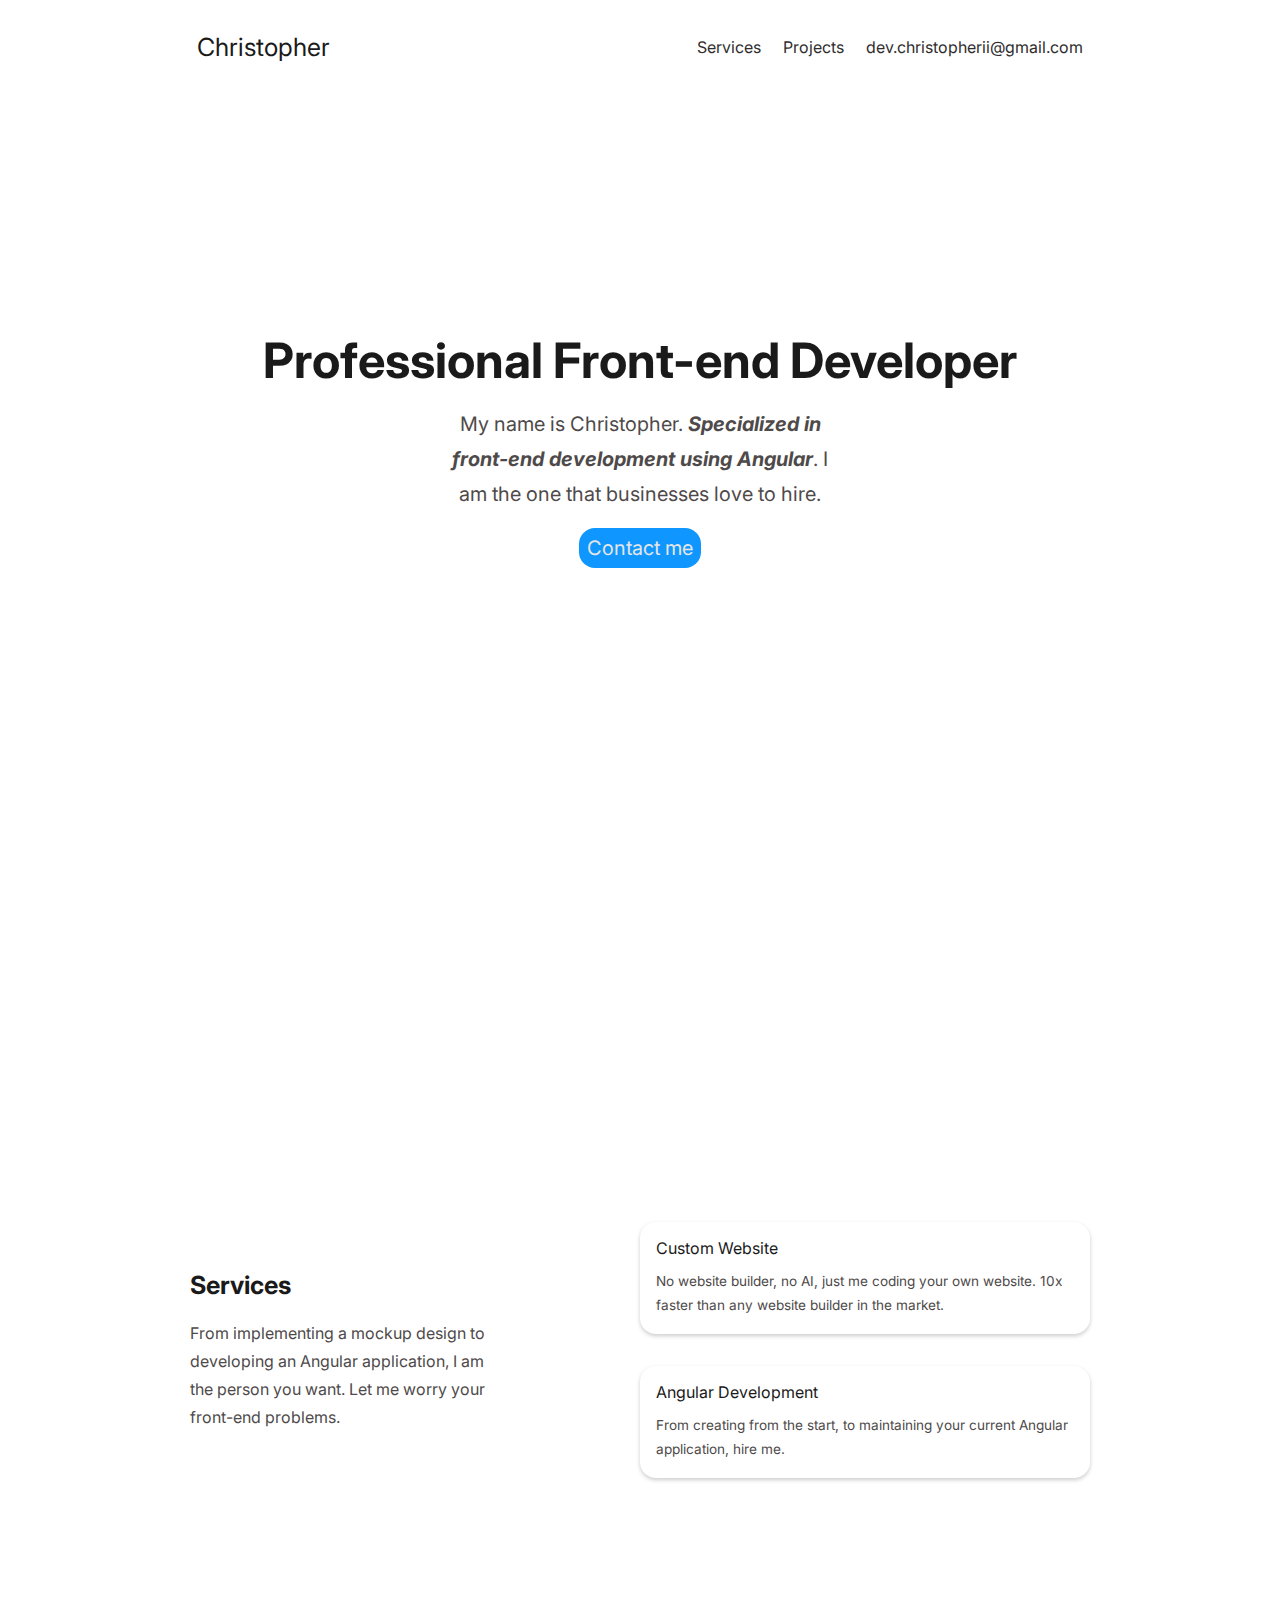
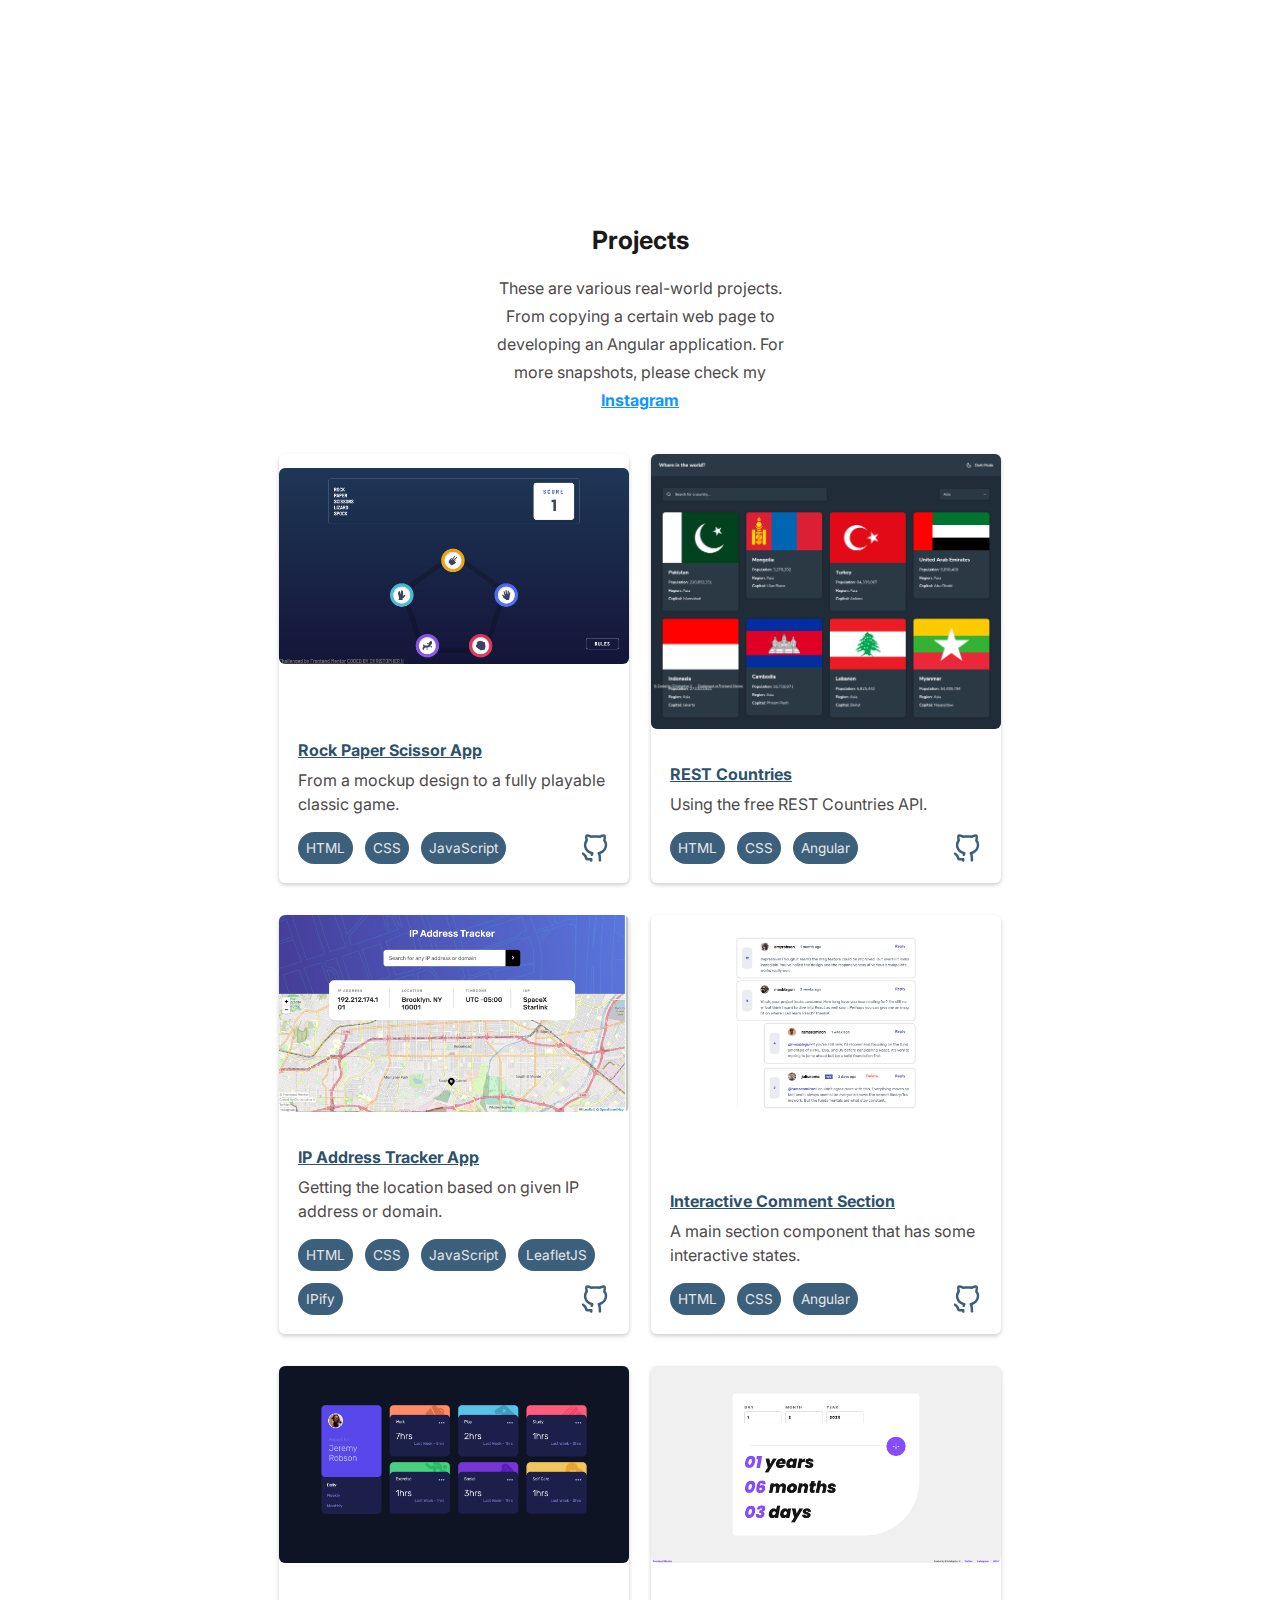
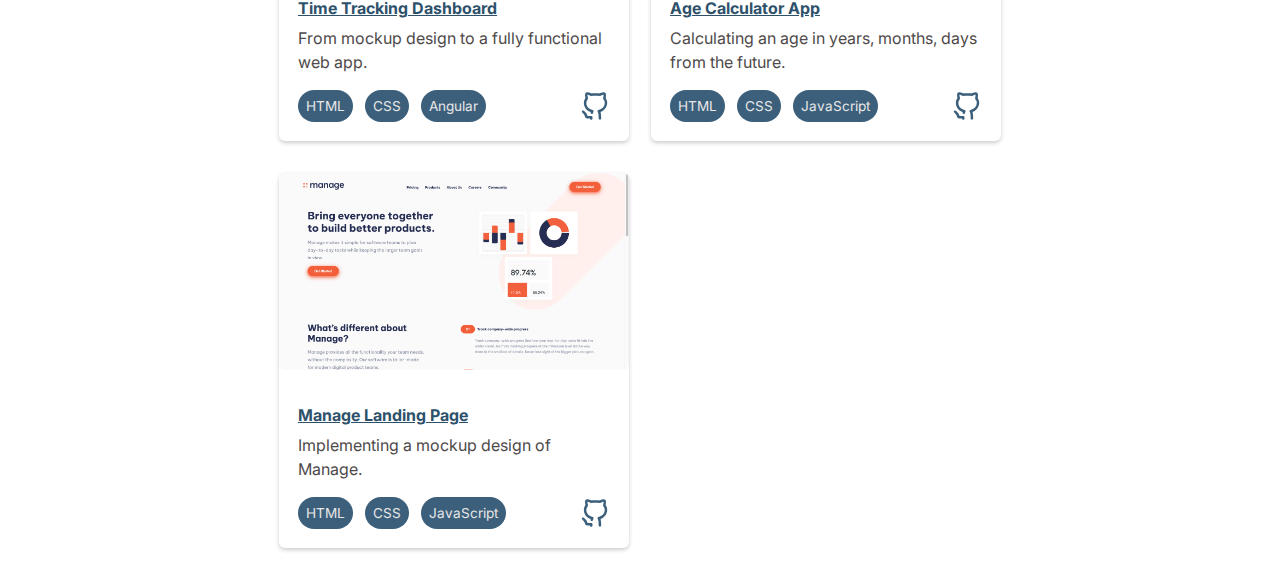
<file: index.html>
<!DOCTYPE html>
<html lang="en">
<head>
    <meta charset="UTF-8">
    <meta name="viewport" content="width=device-width, initial-scale=1.0">
    <title>Christopher II</title>
    <link rel="stylesheet" href="./styles.css">
    <link rel="preconnect" href="https://fonts.googleapis.com">
    <link rel="preconnect" href="https://fonts.gstatic.com" crossorigin>
    <link href="https://fonts.googleapis.com/css2?family=Inter:wght@400;700&display=swap" rel="stylesheet">
    <script src="./script.js" defer></script>
</head>
<body>
    <header id="home">
       <div class="header-wrapper">
            <nav class="nav">
                <a href="#home" class="brand fs-600 color-neutral-100">Christopher</a>
                <a href="#" class="nav-menu" aria-label="Menu button" id="nav-button">
                    <span class="icon-container">
                        <svg class="icon">
                            <use id="nav-menu-icon" xlink:href="./assets/icon-utility.svg#icon-burger"></use>
                        </svg>
                    </span>
                </a>
                
                <ul class="nav-list">
                    <li><a href="#services" class="nav-link">Services</a></li>
                    <li><a href="#projects" class="nav-link">Projects</a></li>
                    <li><a href="mailto:dev.christopherii@gmail.com" class="nav-link">dev.christopherii@gmail.com</a></li>
                </ul>
            </nav>

            <div class="hero">
                <h1 class="hero-title">Professional Front-end Developer</h1>
                <p class="hero-description">My name is Christopher. <em class="fw-900">Specialized in front-end development using Angular</em>. I am the one that businesses love to hire.</p>
                <p class="hero-magnet">
                    <a href="mailto:dev.christopherii@gmail.com" class="pill pill__primary">Contact me</a>
                </p>
            </div>
       </div>
    </header>

    <main>
        <section class="section services" id="services">
            <div class="section-wrapper">
                <div class="section-header">
                    <h2 class="section-title">Services</h2>
                    <p class="section-subtitle">
                        From implementing a mockup design to developing an Angular application, I am the person you want. Let me worry your front-end problems.
                    </p>
                </div>
    
                <div class="section-content">
                    <div class="service-card">
                        <div class="service-card__logo">

                        </div>
                        <div class="service-card__header">
                            <h3 class="service-card__title fw-400">Custom Website</h3>
                            <p class="service-card__subtitle">No website builder, no AI, just me coding your own website. 10x faster than any website builder in the market.</p>
                        </div>
                    </div>
                    <div class="service-card">
                        <div class="service-card__logo">
                            
                        </div>
                        <div class="service-card__header">
                            <h3 class="service-card__title fw-400">Angular Development</h3>
                            <p class="service-card__subtitle">From creating from the start, to maintaining your current Angular application, hire me.</p>
                        </div>
                    </div>
                </div>
            </div>
        </section>

        <section class="section projects" id="projects">
            <div class="section-wrapper">
                <div class="section-header">
                    <h2 class="section-title">Projects</h2>
                    <p class="section-subtitle">These are various real-world projects. From copying a certain web page to developing an Angular application. For more snapshots, please check my <a class="ig-magnet" href="https://www.instagram.com/devchristopherii" target="_blank">Instagram</a></p>
                </div>
    
                <div class="section-content">
                    <div class="project-card">
                        <div class="project-card__header">
                            <img src="./assets/project-images/rock-paper-scissor.png" alt="Rock Paper Scissor Project screenshot">
                        </div>
                        <div class="project-card__content">
                            <a href="https://rock-paper-scissor-by-christopherii.netlify.app/" target="_blank" class="project-card__title">Rock Paper Scissor App</a>
                            <p class="project-card__subtitle">From a mockup design to a fully playable classic game.</p>
                            <div class="project-card__tools">
                                <span class="pill">HTML</span>
                                <span class="pill">CSS</span>
                                <span class="pill">JavaScript</span>
                                <a href="https://github.com/donchriscorleone/rock-paper-scissors-solution" target="_blank" class="project-card__repo">
                                    <span class="icon-container">
                                        <svg class="icon">
                                            <use xlink:href="./assets/icon-social.svg#icon-github"></use>
                                        </svg>
                                    </span>
                                </a>
                            </div>
                        </div>
                    </div>

                    <div class="project-card">
                        <div class="project-card__header">
                            <img src="./assets/project-images/rest-countries.png" alt="REST Countries Project screenshot">
                        </div>
                        <div class="project-card__content">
                            <a href="https://rest-api-countries-christopherii.netlify.app/" target="_blank" class="project-card__title">REST Countries</a>
                            <p class="project-card__subtitle">Using the free REST Countries API.</p>
                            <div class="project-card__tools">
                                <span class="pill">HTML</span>
                                <span class="pill">CSS</span>
                                <span class="pill">Angular</span>
                                <a href="https://github.com/donchriscorleone/ang-rest-countries-api" target="_blank" class="project-card__repo">
                                    <span class="icon-container">
                                        <svg class="icon">
                                            <use xlink:href="./assets/icon-social.svg#icon-github"></use>
                                        </svg>
                                    </span>
                                </a>
                            </div>
                        </div>
                    </div>

                    <div class="project-card">
                        <div class="project-card__header">
                            <img src="./assets/project-images/ip-address-tracker.png" alt="IP Address Tracker Project screenshot">
                        </div>
                        <div class="project-card__content">
                            <a href="https://ip-address-tracker-devchristopherii.netlify.app/" target="_blank" class="project-card__title">IP Address Tracker App</a>
                            <p class="project-card__subtitle">Getting the location based on given IP address or domain.</p>
                            <div class="project-card__tools">
                                <span class="pill">HTML</span>
                                <span class="pill">CSS</span>
                                <span class="pill">JavaScript</span>
                                <span class="pill">LeafletJS</span>
                                <span class="pill">IPify</span>
                                <a href="https://github.com/donchriscorleone/ip-address-tracker-master" target="_blank" class="project-card__repo">
                                    <span class="icon-container">
                                        <svg class="icon">
                                            <use xlink:href="./assets/icon-social.svg#icon-github"></use>
                                        </svg>
                                    </span>
                                </a>
                            </div>
                        </div>
                    </div>

                    <div class="project-card">
                        <div class="project-card__header">
                            <img src="./assets/project-images/interactive-comment.png" alt="Interactive Comment Project screenshot">
                        </div>
                        <div class="project-card__content">
                            <a href="https://donchriscorleone.github.io/interactive-comments-main-section/" target="_blank" class="project-card__title">Interactive Comment Section</a>
                            <p class="project-card__subtitle">A main section component that has some interactive states.</p>
                            <div class="project-card__tools">
                                <span class="pill">HTML</span>
                                <span class="pill">CSS</span>
                                <span class="pill">Angular</span>
                                <a href="https://github.com/donchriscorleone/interactive-comments-main-section/tree/main" target="_blank" class="project-card__repo">
                                    <span class="icon-container">
                                        <svg class="icon">
                                            <use xlink:href="./assets/icon-social.svg#icon-github"></use>
                                        </svg>
                                    </span>
                                </a>
                            </div>
                        </div>
                    </div>

                    <div class="project-card">
                        <div class="project-card__header">
                            <img src="./assets/project-images/time-tracking-dashboard.png" alt="Time Tracking Dashboard Project screenshot">
                        </div>
                        <div class="project-card__content">
                            <a href="https://donchriscorleone.github.io/time-tracking-dashboard/?timeframe=daily" target="_blank" class="project-card__title">Time Tracking Dashboard</a>
                            <p class="project-card__subtitle">From mockup design to a fully functional web app.</p>
                            <div class="project-card__tools">
                                <span class="pill">HTML</span>
                                <span class="pill">CSS</span>
                                <span class="pill">Angular</span>
                                <a href="https://github.com/donchriscorleone/age-calculator-app-main" target="_blank" class="project-card__repo">
                                    <span class="icon-container">
                                        <svg class="icon">
                                            <use xlink:href="./assets/icon-social.svg#icon-github"></use>
                                        </svg>
                                    </span>
                                </a>
                            </div>
                        </div>
                    </div>

                    <div class="project-card">
                        <div class="project-card__header">
                            <img src="./assets/project-images/age-calculator-app.png" alt="Age Calculator Project screenshot">
                        </div>
                        <div class="project-card__content">
                            <a href="https://github.com/donchriscorleone/age-calculator-app-main" target="_blank" class="project-card__title">Age Calculator App</a>
                            <p class="project-card__subtitle">Calculating an age in years, months, days from the future.</p>
                            <div class="project-card__tools">
                                <span class="pill">HTML</span>
                                <span class="pill">CSS</span>
                                <span class="pill">JavaScript</span>
                                <a href="#" target="_blank" class="project-card__repo">
                                    <span class="icon-container">
                                        <svg class="icon">
                                            <use xlink:href="./assets/icon-social.svg#icon-github"></use>
                                        </svg>
                                    </span>
                                </a>
                            </div>
                        </div>
                    </div>

                    <div class="project-card">
                        <div class="project-card__header">
                            <img src="./assets/project-images/manage-landing-page.png" alt="Rock Paper Scissor Project screenshot">
                        </div>
                        <div class="project-card__content">
                            <a href="https://donchriscorleone.github.io/manage-landing-page-solution/index.html/" target="_blank" class="project-card__title">Manage Landing Page</a>
                            <p class="project-card__subtitle">Implementing a mockup design of Manage.</p>
                            <div class="project-card__tools">
                                <span class="pill">HTML</span>
                                <span class="pill">CSS</span>
                                <span class="pill">JavaScript</span>
                                <a href="https://github.com/donchriscorleone/manage-landing-page-solution" target="_blank" class="project-card__repo">
                                    <span class="icon-container">
                                        <svg class="icon">
                                            <use xlink:href="./assets/icon-social.svg#icon-github"></use>
                                        </svg>
                                    </span>
                                </a>
                            </div>
                        </div>
                    </div>
                </div>
            </div>
            
        </section>
    </main>
</body>
</html>
</file>
<file: styles.css>
:root {
    /* Font */
    --ff-inter: 'Inter', sans-serif;
    --fw-regular: 400;
    --fw-bold: 700;

    --fs-300: 0.85rem;
    --fs-400: 1rem;
    --fs-500: 1.25rem;
    --fs-600: 1.563rem;
    --fs-700: 1.953rem;
    --fs-800: 2.441rem;
    --fs-900: 3.052rem;

    /* Primary */
    --clr-primary-100: hsl(206, 40%, 30%);
    --clr-primary-200: hsl(206, 35%, 36%);
    --clr-primary-400: hsl(206, 100%, 53%);

    /* Accent */
    --clr-accent-400: hsl(0, 91.74%, 66.66%);

    /* Neutral */
    --clr-neutral-100: hsl(0, 0%, 10%);
    --clr-neutral-200: hsl(0, 2%, 18%);
    --clr-neutral-300: hsl(0, 3%, 30%);
    --clr-neutral-400: hsl(0, 0%, 62%);
    --clr-neutral-900: hsl(0, 0%, 90%);
    --clr-neutral-950: hsl(0, 0%, 95%);


    /* Spacing */
    --space-200: 8px;
    --space-300: 12px;
    --space-400: 16px;
    --space-500: 19px;
    --space-600: 22px;
    --space-700: 25px;
    --space-800: 32px;
    --space-900: 40px;

    /* Radius */
    --br-100: 3px;
    --br-400: 6px;
    --br-900: 16px;

    /* Width */

    /* Box Shadow */
    --shadow-100: 0 2px 4px rgba(0, 0, 0, 0.2);
}

*, *::before, *::after {
    padding: 0;
    margin: 0;
    box-sizing: border-box;
}

html {
    scroll-behavior: smooth;
}

body {
    font-family: var(--ff-inter);
    /* background-color: var(--clr-neutral-900); */
    min-height: 100vh;
}

img, video, picture, svg {
    width: 100%;
    display: block;
}

svg {
    height: 100%;
}

a {
    font-weight: var(--fw-regular);
    text-decoration: none;
}

p {
    line-height: 1.5;
    line-height: 1.75;
}

ul, ol {
    list-style: none;
}

/* Utility classes */
.color-primary-400 {
    color: var(--clr-primary-400);
}

.color-accent-400 {
    color: var(--clr-accent-400);
}

.color-neutral-100 {
    color: var(--clr-neutral-100);
}

.color-neutral-200 {
    color: var(--clr-neutral-200);
}

.color-neutral-300 {
    color: var(--clr-neutral-300);
}

.color-neutral-400 {
    color: var(--clr-neutral-400);
}

.color-neutral-900 {
    color: var(--clr-neutral-900);
}

.bg-primary-400 {
    background-color: var(--clr-primary-400);
}

.bg-accent-400 {
    background-color: var(--clr-accent-400);
}

.bg-neutral-100 {
    background-color: var(--clr-neutral-100);
}

.bg-neutral-200 {
    background-color: var(--clr-neutral-200);
}

.bg-neutral-300 {
    background-color: var(--clr-neutral-300);
}

.bg-neutral-400 {
    background-color: var(--clr-neutral-400);
}

.bg-neutral-900 {
    background-color: var(--clr-neutral-900);
}

.fs-300 {
    font-size: var(--fs-300);
}

.fs-400 {
    font-size: var(--fs-400);
}

.fs-500 {
    font-size: var(--fs-500);
}

.fs-600 {
    font-size: var(--fs-600);
}

.fs-700 {
    font-size: var(--fs-700);
}

.fs-800 {
    font-size: var(--fs-800);
}

.fs-900 {
    font-size: var(--fs-900);
}

.fw-400 {
    font-weight: var(--fw-regular);
}

.fw-900 {
    font-weight: var(--fw-bold);
}

.icon-container {
    display: block;
    width: var(--icon-size, 30px);
    height: var(--icon-size, 30px);
}

.pill {
    border-radius: var(--br-900);
    padding: var(--space-200);
}

.pill__primary {
    color: var(--clr-neutral-900);
    background-color: var(--clr-primary-400);
}

.pill__primary:hover,
.pill__primary:focus-within {
    color: var(--clr-primary-400);
    background-color: var(--clr-neutral-900);
}

.pill:hover,
.pill:focus-within {
    transition: all .35s;
}

/* Header */

header {
    height: 100vh;
}

.header-wrapper {
    max-width: 950px;
    height: 100%;
    display: flex;
    flex-direction: column;
    justify-content: center;
    margin-inline: auto;

    position: relative;
    padding: var(--space-500);
}

header .hero {
    flex-grow: 2;
}

@media screen and (min-width: 768px) {
    header .nav {
        position: fixed;
        top: 0;
        left: 0;
        right: 0;
        margin: 0 auto;
        z-index: 99;
        background-color: white;
        width: 100%;
        max-width: 950px;
    }
}

/* Nav */
.nav {
    display: flex;
    justify-content: space-between;
    align-items: center;
    position: relative;

    padding: var(--space-400);
}

.nav-list {
    display: flex;
    gap: var(--space-600);
}

@media screen and (max-width: 768px) {
    .nav-menu.nav-open + .nav-list  {
        transform: translateX(0);
    }

    .nav-list {
        position: absolute;
        height: 90vh;
        left: 0;
        top: 0;
        transform: translateX(-150vw);
        transition: transform .5s;
        z-index: 3;

        background-color: var(--clr-neutral-200);
        padding: var(--space-600);
        flex-direction: column;
    }

    .nav-list a {
        color: var(--clr-neutral-900);
    }
}

@media screen and (min-width: 768px) {
    .nav {
        align-items: center;
        padding: var(--space-800);
    }

    .nav-menu {
        display: none;
    }

    .nav-list a {
        color: var(--clr-neutral-200);
        transition: all .5s;
    }

    .nav-link {
        padding-bottom: var(--space-200);
        border-bottom: 2px solid transparent;
    }

    .nav-link:hover {
        color: var(--clr-neutral-300);
        border-color: var(--clr-neutral-300);
    }
}

.hero {
    color: var(--clr-neutral-100);
    text-align: center;

    display: flex;
    flex-direction: column;
    align-items: center;
    justify-content: center;
    gap: var(--space-500);
}

.hero h1 {
    font-size: var(--fs-800);
    line-height: 1.1;
}

.hero p {
    color: var(--clr-neutral-300);
    font-size: var(--fs-400);
    max-width: 30ch;
}

@media screen and (min-width: 768px) {
    .hero h1 {
        font-size: var(--fs-900);
    }
    
    .hero p {
        font-size: var(--fs-500);
        max-width: 30ch;
    } 
}

/* Section */

.section {
    min-height: 100vh;
}

.section-wrapper {
    padding: var(--space-500);
    max-width: 500px;
    margin: 0 auto;
}

.section-header {
    /* text-align: center; */
    display: flex;
    flex-direction: column;
    gap: var(--space-500);
}

.section-title {
    font-size: var(--fs-500);
    color: var(--clr-neutral-100);
}

.section-subtitle {
    font-size: var(--fs-300);
    color: var(--clr-neutral-300);
    /* max-width: 40ch; */
}

@media screen and (min-width: 768px) {
    .section-wrapper {
        display: grid;
        height: 100%;
        place-content: center;
        max-width: 950px;
        padding: var(--space-700);
    }

    .section-header {
        text-align: left;
    }

    .section-title {
        font-size: var(--fs-600);
    }
    
    .section-subtitle {
        font-size: var(--fs-400);
        max-width: 30ch;
        margin-inline: 0;
    }
}

/* Section - About */

/* Section - Services */
.services .section-content {
    display: flex;
    flex-direction: column;
    gap: var(--space-800);

    margin-top: var(--space-900);
}

.service-card {
    display: flex;
    align-items: flex-start;
    padding: var(--space-600);
    box-shadow: 0 2px 4px rgba(0, 0, 0, 0.2);
    border-radius: var(--br-900);
}

.service-card__title {
    margin-bottom: var(--space-300);
    font-size: var(--fs-400);
    color: var(--clr-neutral-100);
}

.service-card__subtitle {
    color: var(--clr-neutral-300);
    font-size: var(--fs-300);
}

@media screen and (min-width: 768px) {
    .services {
        display: grid;
        place-content: center;
    }

    .services .section-wrapper {
        grid-template-columns: 1fr 1fr;
    }

    .services .section-header {
        align-self: center;
    }

    .services .section-content {
        gap: var(--space-800);
        margin-top: 0;
    }
    
    .service-card {
        display: flex;
        align-items: flex-start;
        padding: var(--space-400);
        box-shadow: var(--shadow-100);
        border-radius: var(--br-900);
    }
}

/* Projects */

.projects .section-wrapper {
    gap: var(--space-900);
    display: grid;
}

.projects .section-subtitle .ig-magnet {
    color: var(--clr-primary-400);
    font-weight: var(--fw-bold);
    text-decoration: underline;
    transition: color .5s;
}

.projects .section-content {
    display: grid;
    justify-items: center;
    row-gap: var(--space-800);
}

.project-card {
    border-radius: var(--br-400);
    box-shadow: var(--shadow-100);
    display: grid;
    max-width: 350px;
}

.project-card__header img {
    border-radius: var(--br-400);
}

.project-card__content {
    padding: var(--space-500);
    align-self: flex-end;
}

.project-card__title {
    font-size: var(--fs-400);
    font-weight: var(--fw-bold);
    color: var(--clr-primary-100);
    text-decoration: underline;
}

.project-card__title:hover {
    transition: color .35s;
    color: var(--clr-primary-400);
}

.project-card__subtitle {
    line-height: 1.5;
    margin-top: var(--space-200);
    color: var(--clr-neutral-300);
}

.project-card__tools {
    display: flex;
    flex-wrap: wrap;
    gap: var(--space-300);
    margin-top: var(--space-400);
}

.project-card__tools .pill {
    font-size: var(--fs-300);
    background-color: var(--clr-primary-200);
    color: var(--clr-neutral-900);
}

.project-card__tools .project-card__repo {
    align-self: center;
    margin-left: auto;
    --icon-color: var(--clr-primary-200);
}

.project-card__tools .project-card__repo:hover {
    --icon-color: var(--clr-primary-400);
}

@media screen and (min-width: 768px) {
    .projects .section-content {
        grid-template-columns: 1fr 1fr;
        column-gap: var(--space-600);
    }

    .project-card {
        align-items: center;
        gap: var(--space-400);
    }

    .projects .section-header {
        text-align: center;
        align-items: center;
    }

    .project-card__tools {
        flex-wrap: wrap;        
    }
}
</file>
